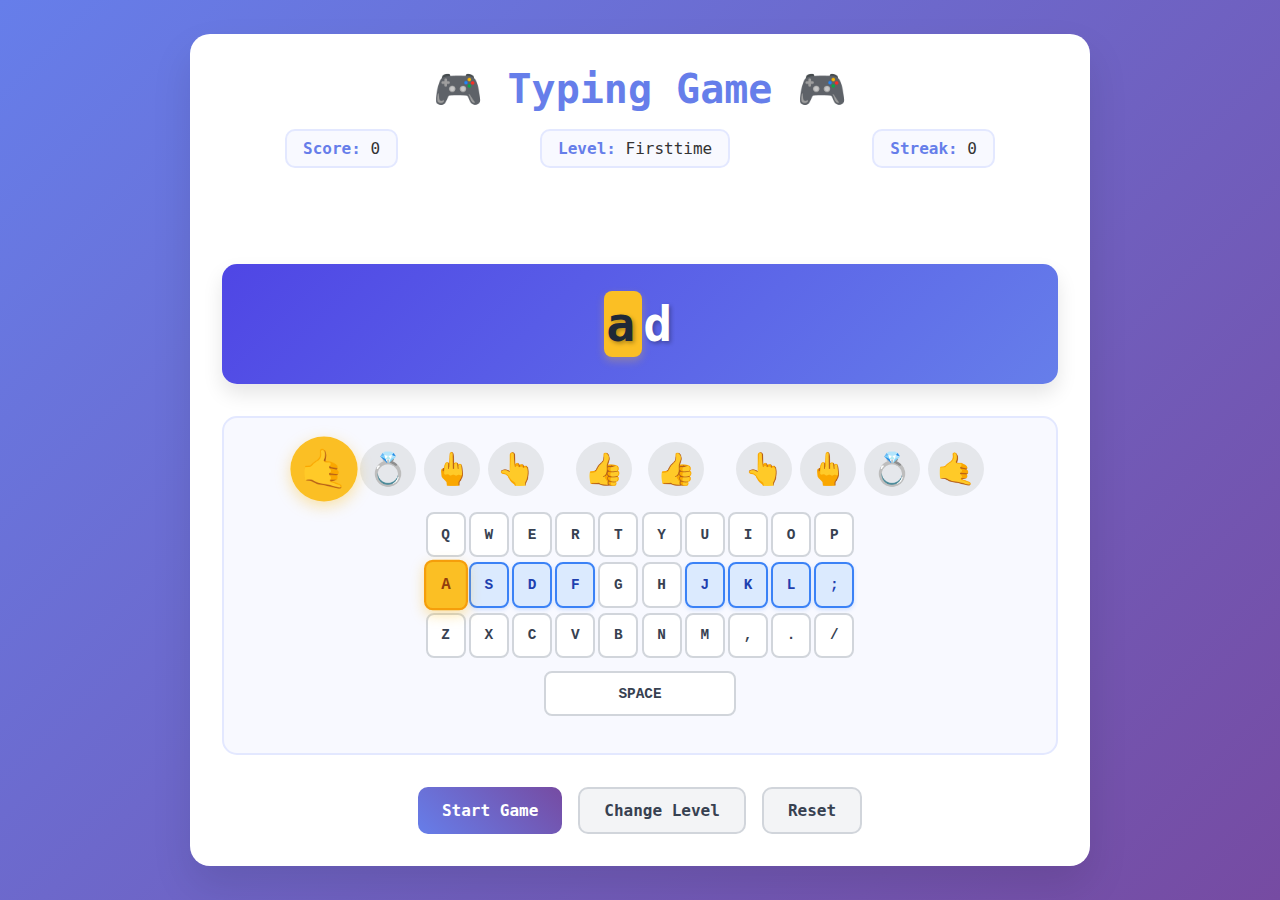
<file: typing-game/index.html>
<!DOCTYPE html>
<html lang="en">
<head>
    <meta charset="UTF-8">
    <meta name="viewport" content="width=device-width, initial-scale=1.0">
    <title>Petra & Miriam's Typing Game</title>
    <link rel="stylesheet" href="style.css">
</head>
<body>
    <div class="game-container">
        <header>
            <h1>🎮 Typing Game 🎮</h1>
            <div class="stats">
                <div class="stat">
                    <span class="label">Score:</span>
                    <span id="score">0</span>
                </div>
                <div class="stat">
                    <span class="label">Level:</span>
                    <span id="level">Beginner</span>
                </div>
                <div class="stat">
                    <span class="label">Streak:</span>
                    <span id="streak">0</span>
                </div>
            </div>
        </header>

        <main class="game-area">
            <div class="feedback" id="feedback"></div>

            <div class="word-display">
                <div id="current-word">cat</div>
            </div>
        </main>

        <div class="level-selector hidden" id="level-selector">
            <h3>Choose Difficulty:</h3>
            <button class="level-option" data-level="firsttime">👶 First Time (Finger Training)</button>
            <button class="level-option" data-level="beginner">🐣 Beginner (3-4 letters)</button>
            <button class="level-option" data-level="intermediate">🌟 Intermediate (5-7 letters)</button>
            <button class="level-option" data-level="advanced">🚀 Advanced (8+ letters)</button>
        </div>

        <div class="keyboard-container" id="keyboard-container">
            <div class="hands-display">
                <div class="hand left-hand">
                    <div class="finger pinky" data-finger="left-pinky">🤙</div>
                    <div class="finger ring" data-finger="left-ring">💍</div>
                    <div class="finger middle" data-finger="left-middle">🖕</div>
                    <div class="finger index" data-finger="left-index">👆</div>
                </div>
                <div class="hand right-hand">
                    <div class="finger index" data-finger="right-index">👆</div>
                    <div class="finger middle" data-finger="right-middle">🖕</div>
                    <div class="finger ring" data-finger="right-ring">💍</div>
                    <div class="finger pinky" data-finger="right-pinky">🤙</div>
                </div>
                <div class="thumbs">
                    <div class="finger thumb" data-finger="left-thumb">👍</div>
                    <div class="finger thumb" data-finger="right-thumb">👍</div>
                </div>
            </div>

            <div class="keyboard" id="keyboard">
                <div class="row">
                    <div class="key" data-key="q" data-finger="left-pinky">Q</div>
                    <div class="key" data-key="w" data-finger="left-ring">W</div>
                    <div class="key" data-key="e" data-finger="left-middle">E</div>
                    <div class="key" data-key="r" data-finger="left-index">R</div>
                    <div class="key" data-key="t" data-finger="left-index">T</div>
                    <div class="key" data-key="y" data-finger="right-index">Y</div>
                    <div class="key" data-key="u" data-finger="right-index">U</div>
                    <div class="key" data-key="i" data-finger="right-middle">I</div>
                    <div class="key" data-key="o" data-finger="right-ring">O</div>
                    <div class="key" data-key="p" data-finger="right-pinky">P</div>
                </div>
                <div class="row">
                    <div class="key home-key" data-key="a" data-finger="left-pinky">A</div>
                    <div class="key home-key" data-key="s" data-finger="left-ring">S</div>
                    <div class="key home-key" data-key="d" data-finger="left-middle">D</div>
                    <div class="key home-key" data-key="f" data-finger="left-index">F</div>
                    <div class="key" data-key="g" data-finger="left-index">G</div>
                    <div class="key" data-key="h" data-finger="right-index">H</div>
                    <div class="key home-key" data-key="j" data-finger="right-index">J</div>
                    <div class="key home-key" data-key="k" data-finger="right-middle">K</div>
                    <div class="key home-key" data-key="l" data-finger="right-ring">L</div>
                    <div class="key home-key" data-key=";" data-finger="right-pinky">;</div>
                </div>
                <div class="row">
                    <div class="key" data-key="z" data-finger="left-pinky">Z</div>
                    <div class="key" data-key="x" data-finger="left-ring">X</div>
                    <div class="key" data-key="c" data-finger="left-middle">C</div>
                    <div class="key" data-key="v" data-finger="left-index">V</div>
                    <div class="key" data-key="b" data-finger="left-index">B</div>
                    <div class="key" data-key="n" data-finger="right-index">N</div>
                    <div class="key" data-key="m" data-finger="right-index">M</div>
                    <div class="key" data-key="," data-finger="right-middle">,</div>
                    <div class="key" data-key="." data-finger="right-ring">.</div>
                    <div class="key" data-key="/" data-finger="right-pinky">/</div>
                </div>
                <div class="row">
                    <div class="key spacebar" data-key=" " data-finger="thumbs">SPACE</div>
                </div>
            </div>
        </div>

        <div class="controls">
            <button id="start-btn" class="btn primary">Start Game</button>
            <button id="level-btn" class="btn secondary">Change Level</button>
            <button id="reset-btn" class="btn secondary">Reset</button>
        </div>
    </div>

    <script src="script.js"></script>
</body>
</html>
</file>
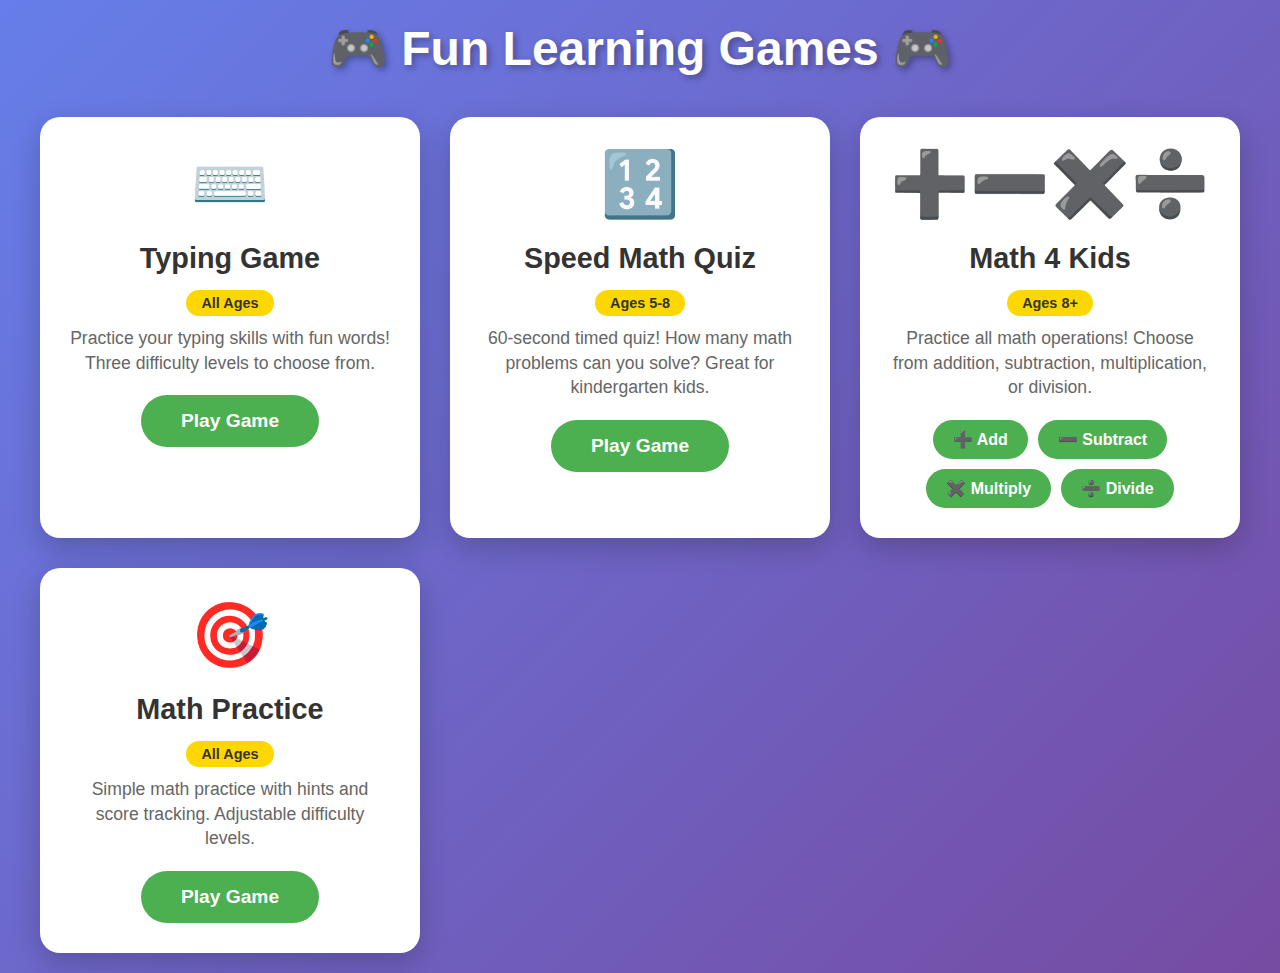
<file: games-menu.html>
<!DOCTYPE html>
<html lang="en">
<head>
    <meta charset="UTF-8">
    <meta name="viewport" content="width=device-width, initial-scale=1.0">
    <title>Kids Learning Games</title>
    <style>
        * {
            margin: 0;
            padding: 0;
            box-sizing: border-box;
        }

        body {
            font-family: 'Comic Sans MS', 'Arial', sans-serif;
            background: linear-gradient(135deg, #667eea 0%, #764ba2 100%);
            min-height: 100vh;
            padding: 20px;
        }

        .container {
            max-width: 1200px;
            margin: 0 auto;
        }

        h1 {
            text-align: center;
            color: white;
            font-size: 3em;
            margin-bottom: 30px;
            text-shadow: 3px 3px 6px rgba(0,0,0,0.3);
        }

        .games-grid {
            display: grid;
            grid-template-columns: repeat(auto-fit, minmax(300px, 1fr));
            gap: 30px;
            margin-top: 40px;
        }

        .game-card {
            background: white;
            border-radius: 20px;
            padding: 30px;
            box-shadow: 0 10px 30px rgba(0,0,0,0.2);
            transition: transform 0.3s, box-shadow 0.3s;
            text-align: center;
        }

        .game-card:hover {
            transform: translateY(-10px);
            box-shadow: 0 15px 40px rgba(0,0,0,0.3);
        }

        .game-icon {
            font-size: 4em;
            margin-bottom: 20px;
        }

        .game-title {
            font-size: 1.8em;
            color: #333;
            margin-bottom: 15px;
        }

        .game-description {
            color: #666;
            margin-bottom: 20px;
            font-size: 1.1em;
            line-height: 1.4;
        }

        .play-button {
            background: #4CAF50;
            color: white;
            border: none;
            padding: 15px 40px;
            font-size: 1.2em;
            border-radius: 50px;
            cursor: pointer;
            text-decoration: none;
            display: inline-block;
            transition: all 0.3s;
            font-weight: bold;
        }

        .play-button:hover {
            background: #45a049;
            transform: scale(1.1);
        }

        .math-game-buttons {
            display: flex;
            gap: 10px;
            justify-content: center;
            flex-wrap: wrap;
        }

        .math-game-buttons .play-button {
            padding: 10px 20px;
            font-size: 1em;
        }

        .age-badge {
            display: inline-block;
            background: #FFD700;
            color: #333;
            padding: 5px 15px;
            border-radius: 20px;
            font-size: 0.9em;
            margin-bottom: 10px;
            font-weight: bold;
        }

        @media (max-width: 768px) {
            h1 {
                font-size: 2em;
            }
            .games-grid {
                grid-template-columns: 1fr;
            }
        }
    </style>
</head>
<body>
    <div class="container">
        <h1>🎮 Fun Learning Games 🎮</h1>

        <div class="games-grid">
            <!-- Typing Game -->
            <div class="game-card">
                <div class="game-icon">⌨️</div>
                <h2 class="game-title">Typing Game</h2>
                <div class="age-badge">All Ages</div>
                <p class="game-description">
                    Practice your typing skills with fun words!
                    Three difficulty levels to choose from.
                </p>
                <a href="typing-game/index.html" class="play-button">Play Game</a>
            </div>

            <!-- Math Game 1 -->
            <div class="game-card">
                <div class="game-icon">🔢</div>
                <h2 class="game-title">Speed Math Quiz</h2>
                <div class="age-badge">Ages 5-8</div>
                <p class="game-description">
                    60-second timed quiz! How many math problems can you solve?
                    Great for kindergarten kids.
                </p>
                <a href="Maths-Game-JS/index.html" class="play-button">Play Game</a>
            </div>

            <!-- Math Game 2 -->
            <div class="game-card">
                <div class="game-icon">➕➖✖️➗</div>
                <h2 class="game-title">Math 4 Kids</h2>
                <div class="age-badge">Ages 8+</div>
                <p class="game-description">
                    Practice all math operations! Choose from addition, subtraction,
                    multiplication, or division.
                </p>
                <div class="math-game-buttons">
                    <a href="math-for-kids/index.html" class="play-button">➕ Add</a>
                    <a href="math-for-kids/subtract.html" class="play-button">➖ Subtract</a>
                    <a href="math-for-kids/multiply.html" class="play-button">✖️ Multiply</a>
                    <a href="math-for-kids/divide.html" class="play-button">➗ Divide</a>
                </div>
            </div>

            <!-- Simple Math Game (if you kept it) -->
            <div class="game-card">
                <div class="game-icon">🎯</div>
                <h2 class="game-title">Math Practice</h2>
                <div class="age-badge">All Ages</div>
                <p class="game-description">
                    Simple math practice with hints and score tracking.
                    Adjustable difficulty levels.
                </p>
                <a href="simple-math-game.html" class="play-button">Play Game</a>
            </div>
        </div>
    </div>
</body>
</html>
</file>
<file: typing-game/style.css>
* {
    margin: 0;
    padding: 0;
    box-sizing: border-box;
}

body {
    font-family: 'Ubuntu Mono', 'Ubuntu Sans Mono', 'DejaVu Sans Mono', 'Courier New', monospace;
    background: linear-gradient(135deg, #667eea 0%, #764ba2 100%);
    min-height: 100vh;
    display: flex;
    align-items: center;
    justify-content: center;
    color: #333;
}

.game-container {
    background: white;
    border-radius: 20px;
    box-shadow: 0 20px 40px rgba(0,0,0,0.1);
    padding: 2rem;
    max-width: 900px;
    width: 95%;
    text-align: center;
}

header h1 {
    color: #667eea;
    margin-bottom: 1rem;
    font-size: 2.5rem;
}

.stats {
    display: flex;
    justify-content: space-around;
    margin-bottom: 2rem;
    flex-wrap: wrap;
    gap: 1rem;
}

.stat {
    background: #f8f9ff;
    padding: 0.5rem 1rem;
    border-radius: 10px;
    border: 2px solid #e3e8ff;
}

.label {
    font-weight: bold;
    color: #667eea;
}

.game-area {
    margin: 2rem 0;
}

.word-display {
    margin: 2rem 0;
    padding: 2rem;
    background: linear-gradient(135deg, #4f46e5 0%, #667eea 100%);
    border-radius: 15px;
    box-shadow: 0 10px 20px rgba(0,0,0,0.1);
}

#current-word {
    font-size: 3rem;
    font-weight: bold;
    color: #fff;
    text-shadow: 2px 2px 4px rgba(0,0,0,0.3);
    letter-spacing: 0.1em;
}

.letter {
    transition: all 0.3s ease;
}

.letter.correct {
    background: #10b981;
    color: white;
    border-radius: 8px;
    padding: 0.1em 0.05em;
    margin: 0 0.02em;
    box-shadow: 0 4px 8px rgba(16, 185, 129, 0.3);
}

.letter.incorrect {
    background: #ef4444;
    color: white;
    border-radius: 8px;
    padding: 0.1em 0.05em;
    margin: 0 0.02em;
    box-shadow: 0 4px 8px rgba(239, 68, 68, 0.3);
}

.letter.current {
    background: #fbbf24;
    color: #1f2937;
    border-radius: 8px;
    padding: 0.1em 0.05em;
    margin: 0 0.02em;
    animation: pulse 1s infinite;
    box-shadow: 0 4px 8px rgba(251, 191, 36, 0.3);
}

@keyframes pulse {
    0%, 100% { opacity: 1; }
    50% { opacity: 0.7; }
}

/* Keyboard and Hands Styling */
.keyboard-container {
    margin: 0 0 2rem 0;
    background: #f8f9ff;
    border-radius: 15px;
    padding: 1.5rem;
    border: 2px solid #e3e8ff;
}

.hands-display {
    display: flex;
    justify-content: center;
    align-items: center;
    margin-bottom: 1rem;
    gap: 2rem;
}

.hand {
    display: flex;
    gap: 0.5rem;
}

.left-hand {
    order: 1;
}

.right-hand {
    order: 3;
}

.thumbs {
    display: flex;
    gap: 1rem;
    order: 2;
    align-items: center;
}

.finger {
    font-size: 2rem;
    padding: 0.5rem;
    border-radius: 50%;
    background: #e5e7eb;
    transition: all 0.3s ease;
    cursor: default;
    min-width: 3rem;
    min-height: 3rem;
    display: flex;
    align-items: center;
    justify-content: center;
}

.finger.active {
    background: #fbbf24;
    transform: scale(1.2);
    box-shadow: 0 4px 12px rgba(251, 191, 36, 0.4);
    animation: fingerPulse 0.6s ease;
}

.keyboard {
    font-family: 'Courier New', monospace;
}

.row {
    display: flex;
    justify-content: center;
    margin: 0.3rem 0;
    gap: 0.2rem;
}

.key {
    background: #ffffff;
    border: 2px solid #d1d5db;
    border-radius: 8px;
    padding: 0.8rem;
    min-width: 2.5rem;
    min-height: 2.5rem;
    display: flex;
    align-items: center;
    justify-content: center;
    font-weight: bold;
    font-size: 0.9rem;
    color: #374151;
    transition: all 0.3s ease;
    cursor: default;
}

.key.home-key {
    background: #dbeafe;
    border-color: #3b82f6;
    color: #1e40af;
    box-shadow: 0 2px 4px rgba(59, 130, 246, 0.2);
}

.key.highlight {
    background: #fbbf24;
    border-color: #f59e0b;
    color: #92400e;
    transform: scale(1.1);
    box-shadow: 0 4px 12px rgba(251, 191, 36, 0.4);
    animation: keyPulse 0.6s ease;
}

.key.correct {
    background: #10b981;
    border-color: #059669;
    color: white;
}

.key.incorrect {
    background: #ef4444;
    border-color: #dc2626;
    color: white;
}

.spacebar {
    min-width: 12rem;
    margin: 0.5rem 0;
}

@keyframes fingerPulse {
    0% { transform: scale(1); }
    50% { transform: scale(1.3); }
    100% { transform: scale(1.2); }
}

@keyframes keyPulse {
    0% { transform: scale(1); }
    50% { transform: scale(1.15); }
    100% { transform: scale(1.1); }
}

.keyboard-container.hidden {
    display: none;
}


.feedback {
    margin: 1rem 0;
    height: 2rem;
    font-size: 1.2rem;
    font-weight: bold;
}

.feedback.correct {
    color: #10b981;
    animation: bounce 0.5s ease;
}

.feedback.incorrect {
    color: #ef4444;
    animation: shake 0.5s ease;
}

.controls {
    display: flex;
    gap: 1rem;
    justify-content: center;
    flex-wrap: wrap;
}

.btn {
    padding: 0.75rem 1.5rem;
    border: none;
    border-radius: 10px;
    font-size: 1rem;
    font-weight: bold;
    cursor: pointer;
    transition: all 0.3s ease;
    font-family: inherit;
}

.btn.primary {
    background: linear-gradient(45deg, #667eea, #764ba2);
    color: white;
}

.btn.secondary {
    background: #f3f4f6;
    color: #374151;
    border: 2px solid #d1d5db;
}

.btn:hover {
    transform: translateY(-2px);
    box-shadow: 0 5px 15px rgba(0,0,0,0.2);
}

.btn:active {
    transform: translateY(0);
}

.level-selector {
    margin-top: 2rem;
    padding: 1.5rem;
    background: #f8f9ff;
    border-radius: 15px;
    border: 2px solid #e3e8ff;
}

.level-selector h3 {
    margin-bottom: 1rem;
    color: #667eea;
}

.level-option {
    display: block;
    width: 100%;
    margin: 0.5rem 0;
    padding: 1rem;
    background: white;
    border: 2px solid #e3e8ff;
    border-radius: 10px;
    font-size: 1rem;
    cursor: pointer;
    transition: all 0.3s ease;
    font-family: inherit;
}

.level-option:hover {
    background: #667eea;
    color: white;
    transform: translateY(-2px);
}

.hidden {
    display: none;
}

@keyframes bounce {
    0%, 100% { transform: translateY(0); }
    50% { transform: translateY(-10px); }
}

@keyframes shake {
    0%, 100% { transform: translateX(0); }
    25% { transform: translateX(-5px); }
    75% { transform: translateX(5px); }
}

@media (max-width: 480px) {
    .game-container {
        padding: 1rem;
    }

    header h1 {
        font-size: 2rem;
    }

    #current-word {
        font-size: 2rem;
    }

    .letter.correct,
    .letter.incorrect,
    .letter.current {
        padding: 0.05em 0.03em;
        margin: 0 0.01em;
        border-radius: 6px;
    }


    .stats {
        flex-direction: column;
        align-items: center;
    }

    .controls {
        flex-direction: column;
    }

    .keyboard-container {
        padding: 1rem;
        margin: 1rem 0;
    }

    .hands-display {
        gap: 1rem;
        margin-bottom: 0.5rem;
    }

    .finger {
        font-size: 1.5rem;
        min-width: 2.5rem;
        min-height: 2.5rem;
        padding: 0.3rem;
    }

    .key {
        padding: 0.5rem;
        min-width: 2rem;
        min-height: 2rem;
        font-size: 0.8rem;
    }

    .spacebar {
        min-width: 8rem;
    }

    .row {
        gap: 0.1rem;
        margin: 0.2rem 0;
    }
}
</file>
